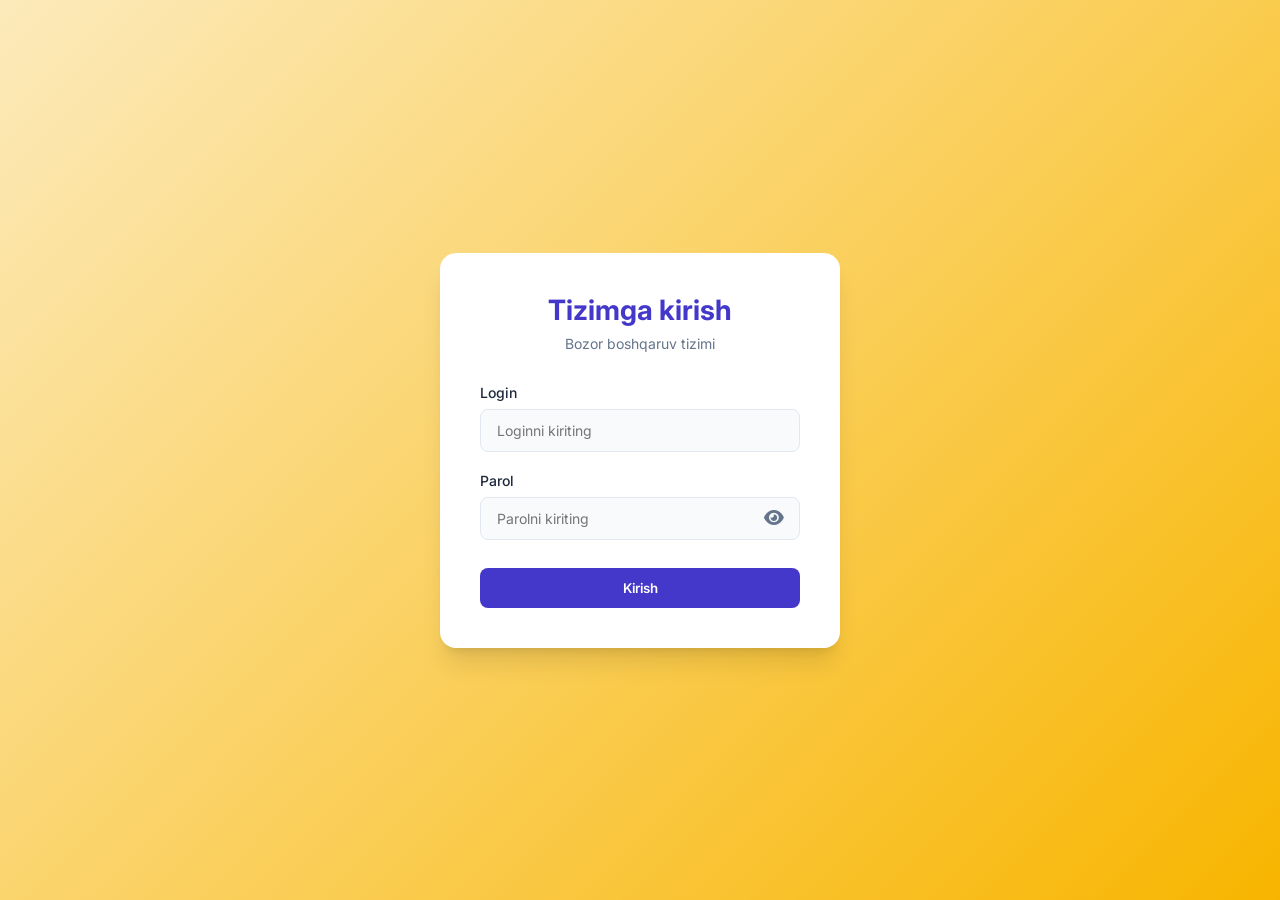
<file: kilo.html>
<!DOCTYPE html>
<html lang="uz">

<head>
    <meta charset="UTF-8">
    <meta name="viewport" content="width=device-width, initial-scale=1.0">
    <title>Bozor Boshqaruv Tizimi</title>
    <link href="https://fonts.googleapis.com/css2?family=Inter:wght@300;400;500;600;700&display=swap" rel="stylesheet">
    <link href="https://cdnjs.cloudflare.com/ajax/libs/font-awesome/6.0.0/css/all.min.css" rel="stylesheet">
    <style>
        :root {
            --primary: #4338ca;
            --primary-hover: #3730a3;
            --secondary: #0f172a;
            --bg-color: #f1f5f9;
            --card-bg: #ffffff;
            --text-main: #1e293b;
            --text-muted: #64748b;
            --success: #10b981;
            --danger: #ef4444;
            --warning: #f59e0b;
            --border: #e2e8f0;
            --shadow-sm: 0 1px 2px 0 rgb(0 0 0 / 0.05);
            --shadow-md: 0 4px 6px -1px rgb(0 0 0 / 0.1), 0 2px 4px -2px rgb(0 0 0 / 0.1);
            --shadow-lg: 0 10px 15px -3px rgb(0 0 0 / 0.1), 0 4px 6px -4px rgb(0 0 0 / 0.1);
            --radius-md: 0.5rem;
            --radius-lg: 1rem;
        }

        body.dark-mode {
            --bg-color: #0f172a;
            --card-bg: #1e293b;
            --text-main: #f8fafc;
            --text-muted: #94a3b8;
            --border: #334155;
            --secondary: #020617;
        }

        * {
            margin: 0;
            padding: 0;
            box-sizing: border-box;
            font-family: 'Inter', sans-serif;
        }

        body {
            background-color: var(--bg-color);
            color: var(--text-main);
            min-height: 100vh;
            display: flex;
        }

        /* Utils */
        .hidden {
            display: none !important;
        }

        .flex {
            display: flex;
        }

        .items-center {
            align-items: center;
        }

        .justify-between {
            justify-content: space-between;
        }

        .justify-center {
            justify-content: center;
        }

        .grid {
            display: grid;
        }

        .gap-4 {
            gap: 1rem;
        }

        .gap-6 {
            gap: 1.5rem;
        }

        button {
            cursor: pointer;
            border: none;
            background: none;
            font-family: inherit;
        }

        input,
        select {
            font-family: inherit;
        }

        /* Modals and Overlays */
        .overlay {
            position: fixed;
            top: 0;
            left: 0;
            right: 0;
            bottom: 0;
            background: rgba(15, 23, 42, 0.6);
            backdrop-filter: blur(4px);
            z-index: 50;
            display: flex;
            align-items: center;
            justify-content: center;
        }

        /* Login Screen with new colors */
        #login-overlay {
            background: linear-gradient(135deg, #fceabb 0%, #f8b500 100%);
            animation: fadeIn 0.4s ease-out;
        }

        .login-card {
            background: var(--card-bg);
            padding: 2.5rem;
            border-radius: var(--radius-lg);
            width: 100%;
            max-width: 400px;
            box-shadow: 0 20px 25px -5px rgb(0 0 0 / 0.1), 0 8px 10px -6px rgb(0 0 0 / 0.1);
            animation: slideUp 0.4s ease-out;
        }

        .login-card h1 {
            font-size: 1.75rem;
            font-weight: 700;
            margin-bottom: 0.5rem;
            text-align: center;
            color: var(--primary);
        }

        .login-card p {
            color: var(--text-muted);
            text-align: center;
            margin-bottom: 2rem;
            font-size: 0.875rem;
        }

        .form-group {
            margin-bottom: 1.25rem;
            position: relative;
        }

        .form-label {
            display: block;
            font-size: 0.875rem;
            font-weight: 500;
            margin-bottom: 0.5rem;
            color: var(--text-main);
        }

        .form-input {
            width: 100%;
            padding: 0.75rem 1rem;
            border: 1px solid var(--border);
            border-radius: var(--radius-md);
            outline: none;
            transition: border-color 0.2s, box-shadow 0.2s;
            font-size: 0.875rem;
            background-color: #f8fafc;
        }

        .form-input:focus {
            border-color: var(--primary);
            box-shadow: 0 0 0 3px rgba(67, 56, 202, 0.15);
            background-color: #fff;
        }

        .password-container {
            position: relative;
        }

        .toggle-password {
            position: absolute;
            right: 1rem;
            top: 50%;
            transform: translateY(-50%);
            color: var(--text-muted);
            cursor: pointer;
            transition: color 0.2s;
            font-size: 1.1rem;
        }

        .toggle-password:hover {
            color: var(--primary);
        }

        .btn-primary {
            background-color: var(--primary);
            color: white;
            padding: 0.75rem 1.5rem;
            border-radius: var(--radius-md);
            font-weight: 600;
            width: 100%;
            transition: background-color 0.2s, transform 0.1s;
        }

        .btn-primary:hover {
            background-color: var(--primary-hover);
        }

        .btn-primary:active {
            transform: scale(0.98);
        }

        .btn-danger {
            background-color: var(--danger);
            color: white;
            padding: 0.5rem 1rem;
            border-radius: var(--radius-md);
            font-weight: 500;
            font-size: 0.875rem;
            transition: background-color 0.2s;
        }

        .btn-danger:hover {
            background-color: #dc2626;
        }

        .btn-success {
            background-color: var(--success);
            color: white;
            padding: 0.5rem 1rem;
            border-radius: var(--radius-md);
            font-weight: 500;
            font-size: 0.875rem;
        }

        .btn-success:hover {
            background-color: #059669;
        }

        .error-msg {
            background-color: rgba(239, 68, 68, 0.1);
            color: var(--danger);
            padding: 0.75rem;
            border-radius: var(--radius-md);
            font-size: 0.875rem;
            margin-top: 1rem;
            text-align: center;
        }

        /* App Layout */
        .sidebar {
            width: 280px;
            background-color: var(--secondary);
            color: white;
            flex-shrink: 0;
            display: flex;
            flex-direction: column;
            transition: transform 0.3s;
        }

        .sidebar-header {
            padding: 1.5rem;
            border-bottom: 1px solid rgba(255, 255, 255, 0.1);
            display: flex;
            align-items: center;
            gap: 1rem;
        }

        .sidebar-header i {
            font-size: 1.5rem;
            color: #818cf8;
        }

        .sidebar-header h2 {
            font-size: 1.25rem;
            font-weight: 600;
        }

        .nav-menu {
            padding: 1rem 0;
            flex-grow: 1;
        }

        .nav-item {
            padding: 0.75rem 1.5rem;
            display: flex;
            align-items: center;
            gap: 0.75rem;
            color: #cbd5e1;
            transition: all 0.2s;
            border-left: 3px solid transparent;
            width: 100%;
            text-align: left;
        }

        .nav-item:hover {
            background-color: rgba(255, 255, 255, 0.05);
            color: white;
        }

        .nav-item.active {
            background-color: rgba(255, 255, 255, 0.1);
            color: white;
            border-left-color: #818cf8;
        }

        /* Mobil qurilmalar uchun hover → active o'zgartirish */
        @media (hover: hover) {
            .place-card:hover .place-card-actions {
                opacity: 1;
            }

            .cat-card:hover {
                transform: translateY(-5px);
                box-shadow: var(--shadow-lg);
                border-color: var(--primary);
            }

            .table tbody tr:hover {
                background-color: #f8fafc;
            }

            .nav-item:hover {
                background-color: rgba(255, 255, 255, 0.05);
                color: white;
            }

            .icon-btn.edit:hover {
                background: #c7d2fe;
            }

            .icon-btn.del:hover {
                background: #fecaca;
            }

            .btn-primary:hover {
                background-color: var(--primary-hover);
            }

            .place-card.active-place:hover {
                transform: translateY(-5px);
                box-shadow: var(--shadow-lg);
            }
        }

        /* Mobil qurilmalar uchun - barcha elementlar doimiy ko'rinishda */
        @media (hover: none) and (pointer: coarse) {
            .place-card-actions {
                opacity: 1 !important;
            }

            .cat-card {
                -webkit-tap-highlight-color: transparent;
                transform: translateY(-5px);
                box-shadow: var(--shadow-lg);
                border-color: var(--primary);
            }

            .table tbody tr {
                background-color: #f8fafc;
            }

            .nav-item {
                background-color: rgba(255, 255, 255, 0.05);
                color: white;
            }

            .icon-btn.edit {
                background: #c7d2fe;
            }

            .icon-btn.del {
                background: #fecaca;
            }

            .btn-primary {
                background-color: var(--primary-hover);
            }

            .place-card.active-place {
                transform: translateY(-5px);
                box-shadow: var(--shadow-lg);
            }
        }

        .user-panel {
            padding: 1.5rem;
            border-top: 1px solid rgba(255, 255, 255, 0.1);
            display: flex;
            align-items: center;
            justify-content: space-between;
        }

        .user-info {
            display: flex;
            align-items: center;
            gap: 0.75rem;
        }

        .user-avatar {
            width: 36px;
            height: 36px;
            background-color: #818cf8;
            border-radius: 50%;
            display: flex;
            align-items: center;
            justify-content: center;
            font-weight: 600;
            color: white;
        }

        .user-role {
            font-size: 0.875rem;
            color: #cbd5e1;
        }

        .logout-btn {
            color: #cbd5e1;
            padding: 0.5rem;
            border-radius: var(--radius-md);
            transition: all 0.2s;
        }

        .logout-btn:hover {
            color: white;
            background-color: rgba(239, 68, 68, 0.4);
        }

        .main-content {
            flex-grow: 1;
            display: flex;
            flex-direction: column;
            overflow: hidden;
        }

        .topbar {
            background-color: var(--card-bg);
            height: 70px;
            border-bottom: 1px solid var(--border);
            display: flex;
            align-items: center;
            justify-content: space-between;
            padding: 0 2rem;
            box-shadow: var(--shadow-sm);
        }

        .topbar h1 {
            font-size: 1.25rem;
            font-weight: 600;
        }

        .badge-role {
            background-color: #e0e7ff;
            color: var(--primary);
            padding: 0.25rem 0.75rem;
            border-radius: 9999px;
            font-size: 0.75rem;
            font-weight: 600;
            margin-left: 1rem;
            vertical-align: middle;
        }

        .section-content {
            padding: 2rem;
            overflow-y: auto;
            flex-grow: 1;
        }

        /* Places & Employees Headers */
        .page-header {
            display: flex;
            justify-content: space-between;
            align-items: center;
            margin-bottom: 1.5rem;
            flex-wrap: wrap;
            gap: 1rem;
        }

        .header-actions {
            display: flex;
            gap: 0.5rem;
        }

        /* Tay Joylar Grid */
        .places-grid {
            grid-template-columns: repeat(auto-fill, minmax(220px, 1fr));
        }

        .place-card {
            background-color: var(--card-bg);
            border-radius: var(--radius-lg);
            padding: 1.5rem;
            box-shadow: var(--shadow-md);
            border: 1px solid var(--border);
            text-align: center;
            transition: transform 0.2s, box-shadow 0.2s;
            position: relative;
        }

        .place-card-actions {
            position: absolute;
            top: 0.5rem;
            right: 0.5rem;
            display: flex;
            gap: 0.25rem;
            opacity: 0;
            transition: opacity 0.2s;
        }

        .place-card:hover .place-card-actions {
            opacity: 1;
        }

        .place-card.active-place:hover {
            transform: translateY(-5px);
            box-shadow: var(--shadow-lg);
        }

        .clickable-area {
            cursor: pointer;
        }

        .place-id {
            font-size: 2.5rem;
            font-weight: 700;
            color: var(--text-main);
            margin-bottom: 0.5rem;
        }

        .place-price {
            font-size: 1.125rem;
            color: var(--text-muted);
            font-weight: 500;
            margin-bottom: 1rem;
        }

        .place-owner {
            font-size: 0.9rem;
            color: var(--text-muted);
            margin-bottom: 0.5rem;
        }

        .place-product {
            font-size: 0.875rem;
            color: var(--primary);
            margin-bottom: 0.75rem;
        }

        .place-owner {
            font-size: 0.9rem;
            color: var(--text-muted);
            margin-bottom: 0.5rem;
        }

        .place-product {
            font-size: 0.875rem;
            color: var(--primary);
            margin-bottom: 0.75rem;
        }

        .status-badge {
            display: inline-block;
            padding: 0.25rem 1rem;
            border-radius: 9999px;
            font-size: 0.875rem;
            font-weight: 600;
        }

        .status-paid {
            background-color: #d1fae5;
            color: var(--success);
            border: 1px solid #a7f3d0;
        }

        .status-unpaid {
            background-color: #fee2e2;
            color: var(--danger);
            border: 1px solid #fecaca;
        }

        /* Table */
        .data-table-container {
            background: var(--card-bg);
            border-radius: var(--radius-lg);
            box-shadow: var(--shadow-md);
            overflow: hidden;
            overflow-x: auto;
        }

        .table {
            width: 100%;
            border-collapse: collapse;
            min-width: 500px;
        }

        .table th,
        .table td {
            padding: 1rem 1.5rem;
            text-align: left;
            border-bottom: 1px solid var(--border);
        }

        .table th {
            background-color: #f8fafc;
            font-weight: 600;
            color: var(--text-muted);
            text-transform: uppercase;
            font-size: 0.75rem;
        }

        .table tr:last-child td {
            border-bottom: none;
        }

        .table tbody tr:hover {
            background-color: #f8fafc;
        }

        body.dark-mode .table tbody tr:hover {
            background-color: var(--border);
        }

        /* Action Buttons */
        .icon-btn {
            width: 32px;
            height: 32px;
            border-radius: var(--radius-md);
            display: flex;
            align-items: center;
            justify-content: center;
            transition: background 0.2s;
        }

        .icon-btn.edit {
            color: var(--primary);
            background: #e0e7ff;
        }

        .icon-btn.edit:hover {
            background: #c7d2fe;
        }

        .icon-btn.del {
            color: var(--danger);
            background: #fee2e2;
        }

        .icon-btn.del:hover {
            background: #fecaca;
        }

        /* Dashboard Stats */
        .stats-grid {
            grid-template-columns: repeat(auto-fit, minmax(250px, 1fr));
            margin-bottom: 2rem;
        }

        .stat-card {
            background-color: var(--card-bg);
            border-radius: var(--radius-lg);
            padding: 1.5rem;
            box-shadow: var(--shadow-md);
            display: flex;
            align-items: center;
            gap: 1.5rem;
        }

        .stat-icon {
            width: 60px;
            height: 60px;
            border-radius: 50%;
            display: flex;
            align-items: center;
            justify-content: center;
            font-size: 1.5rem;
        }

        .icon-blue {
            background-color: #e0e7ff;
            color: var(--primary);
        }

        .icon-green {
            background-color: #d1fae5;
            color: var(--success);
        }

        .icon-red {
            background-color: #fee2e2;
            color: var(--danger);
        }

        .stat-info h3 {
            font-size: 0.875rem;
            color: var(--text-muted);
            font-weight: 500;
            margin-bottom: 0.25rem;
        }

        .stat-info p {
            font-size: 1.5rem;
            font-weight: 700;
            color: var(--text-main);
        }

        /* Categories Section */
        .categories-grid {
            grid-template-columns: repeat(auto-fill, minmax(280px, 1fr));
        }

        .cat-card {
            background-color: var(--card-bg);
            border-radius: var(--radius-lg);
            padding: 2rem;
            box-shadow: var(--shadow-md);
            text-align: center;
            cursor: pointer;
            transition: all 0.2s;
            border: 2px solid transparent;
        }

        .cat-card:hover {
            transform: translateY(-5px);
            box-shadow: var(--shadow-lg);
            border-color: var(--primary);
        }

        .cat-icon {
            font-size: 3rem;
            margin-bottom: 1rem;
        }

        .cat-title {
            font-size: 1.25rem;
            font-weight: 600;
            color: var(--text-main);
        }

        /* Modal specific */
        .modal-card {
            background: var(--card-bg);
            border-radius: var(--radius-lg);
            width: 100%;
            max-width: 600px;
            max-height: 90vh;
            display: flex;
            flex-direction: column;
            box-shadow: var(--shadow-lg);
            animation: slideDown 0.3s ease-out;
            margin: 1rem;
        }

        .modal-header {
            padding: 1.5rem;
            border-bottom: 1px solid var(--border);
            display: flex;
            justify-content: space-between;
            align-items: center;
        }

        .modal-header h2 {
            font-size: 1.25rem;
            display: flex;
            align-items: center;
            gap: 0.5rem;
        }

        .close-modal {
            font-size: 1.5rem;
            color: var(--text-muted);
        }

        .close-modal:hover {
            color: var(--danger);
        }

        .modal-body {
            padding: 1.5rem;
            overflow-y: auto;
        }

        /* Pure CSS Chart */
        .chart-box {
            background-color: var(--card-bg);
            border-radius: var(--radius-lg);
            padding: 2rem;
            box-shadow: var(--shadow-md);
            height: 300px;
            display: flex;
            flex-direction: column;
        }

        .chart-area {
            flex-grow: 1;
            display: flex;
            align-items: flex-end;
            justify-content: center;
            gap: 4rem;
            padding-top: 2rem;
            position: relative;
        }

        .chart-col {
            display: flex;
            flex-direction: column;
            align-items: center;
            height: 100%;
            justify-content: flex-end;
            width: 80px;
        }

        .chart-bar {
            width: 100%;
            border-radius: 8px 8px 0 0;
            transition: height 0.5s ease;
            position: relative;
        }

        .chart-bar.paid {
            background: linear-gradient(to top, var(--success), #34d399);
        }

        .chart-bar.unpaid {
            background: linear-gradient(to top, var(--danger), #f87171);
        }

        .chart-val {
            position: absolute;
            top: -25px;
            width: 100%;
            text-align: center;
            font-weight: 600;
            font-size: 0.875rem;
        }

        /* Animations */
        @keyframes fadeIn {
            from {
                opacity: 0;
            }

            to {
                opacity: 1;
            }
        }

        @keyframes slideUp {
            from {
                opacity: 0;
                transform: translateY(20px);
            }

            to {
                opacity: 1;
                transform: translateY(0);
            }
        }

        @keyframes slideDown {
            from {
                opacity: 0;
                transform: translateY(-20px);
            }

            to {
                opacity: 1;
                transform: translateY(0);
            }
        }

        .mobile-only {
            display: none !important;
        }

        @media (max-width: 768px) {
            .mobile-only {
                display: flex !important;
            }

            .sidebar {
                position: fixed;
                bottom: 0;
                left: 0;
                width: 100%;
                height: 65px;
                flex-direction: row;
                z-index: 40;
                background-color: var(--card-bg);
                border-top: 1px solid var(--border);
                box-shadow: 0 -4px 6px -1px rgba(0, 0, 0, 0.05);
                transform: none;
            }

            .sidebar-header,
            .user-panel {
                display: none;
            }

            .nav-menu {
                display: flex;
                flex-direction: row;
                width: 100%;
                padding: 0;
                justify-content: space-around;
                align-items: center;
            }

            .nav-item {
                flex-direction: column;
                padding: 0.5rem 0;
                gap: 0.25rem;
                font-size: 0.65rem;
                border-left: none;
                border-bottom: 3px solid transparent;
                text-align: center;
                justify-content: center;
                color: var(--text-muted);
            }

            .nav-item i {
                font-size: 1.25rem;
                width: auto !important;
            }

            .nav-item:hover {
                background-color: transparent;
                color: var(--primary);
            }

            .nav-item.active {
                background-color: transparent;
                color: var(--primary);
                border-left-color: transparent;
                border-bottom-color: var(--primary);
            }

            .main-content {
                padding-bottom: 65px;
                width: 100%;
            }

            .topbar {
                padding: 0 1rem;
            }

            .section-content {
                padding: 1rem;
            }

            .chart-area {
                gap: 1rem;
                height: 200px;
            }

            .page-header {
                flex-direction: column;
                align-items: flex-start;
                gap: 0.75rem;
            }

            .header-actions {
                width: 100%;
                display: flex;
                flex-wrap: wrap;
                gap: 0.5rem;
            }

            .header-actions button {
                flex: 1;
                font-size: 0.8rem;
                padding: 0.5rem;
                justify-content: center;
                display: flex;
                align-items: center;
                gap: 0.25rem;
            }

            .places-grid,
            .categories-grid {
                grid-template-columns: repeat(auto-fill, minmax(130px, 1fr));
                gap: 1rem;
            }

            .place-id {
                font-size: 1.5rem;
            }

            .place-price {
                font-size: 0.9rem;
            }

            .place-card {
                padding: 1rem;
            }

            .modal-card {
                margin: 0.5rem;
                padding: 0;
            }
        }
    </style>
</head>

<body>

    <!-- Login Overlay -->
    <div id="login-overlay" class="overlay">
        <div class="login-card">
            <h1>Tizimga kirish</h1>
            <p>Bozor boshqaruv tizimi</p>
            <form id="login-form">
                <div class="form-group">
                    <label class="form-label">Login</label>
                    <input type="text" id="username" class="form-input" placeholder="Loginni kiriting"
                        autocomplete="off" required>
                </div>
                <div class="form-group">
                    <label class="form-label">Parol</label>
                    <div class="password-container">
                        <input type="password" id="password" class="form-input" placeholder="Parolni kiriting" required
                            style="padding-right: 2.5rem;">
                        <i class="fas fa-eye toggle-password" id="toggle-password-icon" onclick="togglePassword()"></i>
                    </div>
                </div>
                <button type="submit" class="btn-primary" style="margin-top: 0.5rem;">Kirish</button>
                <div id="login-error" class="error-msg hidden">Login yoki parol noto'g'ri!</div>
            </form>
        </div>
    </div>

    <!-- Main App -->
    <div id="app-container" class="hidden" style="width: 100%; display: flex;">
        <!-- Sidebar -->
        <aside class="sidebar" id="sidebar">
            <div class="sidebar-header">
                <i class="fas fa-store"></i>
                <h2>Bozor Tizimi</h2>
            </div>
            <nav class="nav-menu">
                <button class="nav-item nav-btn active" data-target="tay-joylar">
                    <i class="fas fa-th-large w-6 text-center" style="width: 24px;"></i> Tay Joylar
                </button>
                <button class="nav-item nav-btn" data-target="joylar">
                    <i class="fas fa-layer-group w-6 text-center" style="width: 24px;"></i> Joylar
                </button>
                <button class="nav-item nav-btn" data-target="boshqaruv">
                    <i class="fas fa-chart-pie w-6 text-center" style="width: 24px;"></i> Boshqaruv
                </button>
                <button class="nav-item nav-btn" data-target="xodimlar" id="nav-xodimlar">
                    <i class="fas fa-users w-6 text-center" style="width: 24px;"></i> Xodimlar
                </button>
            </nav>
            <div class="user-panel">
                <div class="user-info">
                    <div class="user-avatar" id="sidebar-avatar">E</div>
                    <div>
                        <div class="user-role" style="color: white; font-weight: 500;" id="sidebar-name">Ega</div>
                        <div class="user-role" style="font-size: 0.75rem;" id="sidebar-role">Administrator</div>
                    </div>
                </div>
                <button class="logout-btn" id="logout-btn" title="Chiqish">
                    <i class="fas fa-sign-out-alt"></i>
                </button>
            </div>
        </aside>

        <!-- Main Content -->
        <main class="main-content">
            <header class="topbar">
                <h1 id="topbar-title">Tay Joylar <span id="user-badge" class="badge-role">Ega</span></h1>
                <div style="display: flex; gap: 0.5rem;">
                    <button class="icon-btn" id="theme-toggle" onclick="toggleTheme()"
                        style="width: 36px; height: 36px; background: var(--border); color: var(--text-main);"
                        title="Rejimni o'zgartirish">
                        <i class="fas fa-moon" id="theme-icon"></i>
                    </button>
                    <button class="mobile-only icon-btn icon-red" onclick="handleLogout()"
                        style="width: 36px; height: 36px;" title="Chiqish">
                        <i class="fas fa-sign-out-alt"></i>
                    </button>
                </div>
            </header>

            <div class="section-content">

                <!-- Tay Joylar Section -->
                <section id="tay-joylar" class="content-section">
                    <div class="page-header">
                        <h2 style="font-size: 1.5rem; font-weight: 600;">Tay Joylar Holati</h2>
                        <div class="header-actions">
                            <button class="btn-success" onclick="openPlaceModal()" id="btn-add-place">
                                <i class="fas fa-plus"></i> Yangi Joy
                            </button>
                            <button class="btn-primary" onclick="resetAllPlaces()" style="background: var(--warning);">
                                <i class="fas fa-sync-alt"></i> Barchasini Yangilash
                            </button>
                        </div>
                    </div>
                    <div class="grid gap-6 places-grid" id="places-container">
                        <!-- Places injected here -->
                    </div>
                </section>

                <!-- Joylar Section -->
                <section id="joylar" class="content-section hidden">
                    <div class="page-header">
                        <h2 style="font-size: 1.5rem; font-weight: 600;">Asosiy Bo'limlar</h2>
                        <p class="text-muted" style="color: var(--text-muted); margin-top: 0.5rem;">Bo'lim ustiga bosib
                            sotuvchilarni ko'ring</p>
                    </div>
                    <div class="grid gap-6 categories-grid" id="categories-container">
                        <!-- Categories injected here -->
                    </div>
                </section>

                <!-- Boshqaruv Section -->
                <section id="boshqaruv" class="content-section hidden">
                    <div class="page-header">
                        <h2 style="font-size: 1.5rem; font-weight: 600;">Moliya va Statistika</h2>
                    </div>

                    <div class="grid gap-6 stats-grid">
                        <div class="stat-card">
                            <div class="stat-icon icon-blue"><i class="fas fa-wallet"></i></div>
                            <div class="stat-info">
                                <h3>Umumiy Tushum</h3>
                                <p id="stat-total">0 so'm</p>
                            </div>
                        </div>
                        <div class="stat-card">
                            <div class="stat-icon icon-green"><i class="fas fa-check-circle"></i></div>
                            <div class="stat-info">
                                <h3>To'langanlar</h3>
                                <p id="stat-paid">0</p>
                            </div>
                        </div>
                        <div class="stat-card">
                            <div class="stat-icon icon-red"><i class="fas fa-times-circle"></i></div>
                            <div class="stat-info">
                                <h3>To'lanmaganlar</h3>
                                <p id="stat-unpaid">0</p>
                            </div>
                        </div>
                    </div>

                    <div class="chart-box">
                        <h3 style="font-weight: 600; margin-bottom: 1rem; color: var(--text-muted);">To'lovlar Foizi
                        </h3>
                        <div class="chart-area">
                            <div class="chart-col">
                                <div class="chart-bar paid" id="bar-paid" style="height: 0%;">
                                    <div class="chart-val" id="val-paid">0%</div>
                                </div>
                                <div class="chart-label" style="margin-top: 1rem;">To'langan</div>
                            </div>
                            <div class="chart-col">
                                <div class="chart-bar unpaid" id="bar-unpaid" style="height: 0%;">
                                    <div class="chart-val" id="val-unpaid">0%</div>
                                </div>
                                <div class="chart-label" style="margin-top: 1rem;">To'lanmagan</div>
                            </div>
                        </div>
                    </div>
                </section>

                <!-- Xodimlar Section -->
                <section id="xodimlar" class="content-section hidden">
                    <div class="page-header">
                        <h2 style="font-size: 1.5rem; font-weight: 600;">Xodimlar Boshqaruvi</h2>
                        <button class="btn-success" onclick="openEmployeeModal()"><i class="fas fa-plus"></i> Yangi
                            xodim</button>
                    </div>

                    <div class="data-table-container">
                        <table class="table">
                            <thead>
                                <tr>
                                    <th># (Tartib)</th>
                                    <th>F.I.SH</th>
                                    <th>Lavozim</th>
                                    <th style="text-align: right;">Amallar</th>
                                </tr>
                            </thead>
                            <tbody id="employees-tbody">
                                <!-- injected -->
                            </tbody>
                        </table>
                    </div>
                </section>

            </div>
        </main>
    </div>

    <!-- Modals -->

    <!-- Sellers Modal -->
    <div id="modal-sellers" class="overlay hidden">
        <div class="modal-card">
            <div class="modal-header" style="flex-wrap: wrap; gap: 1rem;">
                <h2><span id="modal-cat-icon"></span> <span id="modal-cat-title"></span> - Sotuvchilar</h2>
                <div style="display: flex; gap: 0.5rem; align-items: center;">
                    <button class="btn-success" onclick="openSellerForm()" style="padding: 0.5rem;"><i
                            class="fas fa-plus"></i> Joy qo'shish</button>
                    <button class="close-modal" onclick="closeModal('modal-sellers')"><i
                            class="fas fa-times"></i></button>
                </div>
            </div>
            <div class="modal-body"
                style="display: grid; grid-template-columns: repeat(auto-fill, minmax(150px, 1fr)); gap: 1rem;"
                id="modal-sellers-grid">
                <!-- injected -->
            </div>
        </div>
    </div>

    <!-- Seller Form Modal -->
    <div id="modal-seller-form" class="overlay hidden">
        <div class="modal-card" style="max-width: 400px;">
            <div class="modal-header">
                <h2>Joy (Sotuvchi) qo'shish</h2>
                <button class="close-modal" onclick="closeModal('modal-seller-form')"><i
                        class="fas fa-times"></i></button>
            </div>
            <div class="modal-body">
                <form id="seller-form">
                    <input type="hidden" id="seller-category-id">
                    <div class="form-group">
                        <label class="form-label">Joyni tanlang</label>
                        <select id="seller-place" class="form-input" required onchange="onPlaceChange()"></select>
                    </div>
                    <div class="form-group">
                        <label class="form-label">Sotuvchi rasmi (ixtiyoriy)</label>
                        <label style="display:inline-block; padding:0.5rem 1rem; background:var(--primary); color:#fff; border-radius:var(--radius-md); cursor:pointer; font-size:0.875rem;">
                            Rasmni tanlash
                            <input type="file" id="seller-image" accept="image/*" style="display:none;">
                        </label>
                    </div>
                    <input type="hidden" id="seller-name">
                    <button type="submit" class="btn-success" style="width: 100%;">Saqlash</button>
                </form>
            </div>
        </div>
    </div>

    <!-- Employee Form Modal -->
    <div id="modal-employee" class="overlay hidden">
        <div class="modal-card" style="max-width: 400px;">
            <div class="modal-header">
                <h2 id="emp-modal-title">Xodim qo'shish</h2>
                <button class="close-modal" onclick="closeModal('modal-employee')"><i class="fas fa-times"></i></button>
            </div>
            <div class="modal-body">
                <form id="emp-form">
                    <input type="hidden" id="emp-index">
                    <div class="form-group">
                        <label class="form-label">Ism familiya</label>
                        <input type="text" id="emp-name" class="form-input" required>
                    </div>
                    <div class="form-group">
                        <label class="form-label">Lavozim</label>
                        <select id="emp-role" class="form-input" required>
                            <option value="Menejer">Menejer</option>
                            <option value="Kassir">Kassir</option>
                            <option value="Qorovul">Qorovul</option>
                            <option value="Farrosh">Farrosh</option>
                            <option value="Texnik">Texnik</option>
                        </select>
                    </div>
                    <div class="form-group">
                        <label class="form-label">Rasmi (ixtiyoriy)</label>
                        <label style="display:inline-block; padding:0.5rem 1rem; background:var(--primary); color:#fff; border-radius:var(--radius-md); cursor:pointer; font-size:0.875rem;">
                            Rasmni tanlash
                            <input type="file" id="emp-image" accept="image/*" style="display:none;">
                        </label>
                    </div>
                    <button type="submit" class="btn-success" style="width: 100%;">Saqlash</button>
                </form>
            </div>
        </div>
    </div>

    <!-- Tay Joyi Form Modal -->
    <div id="modal-place" class="overlay hidden">
        <div class="modal-card" style="max-width: 350px;">
            <div class="modal-header">
                <h2 id="place-modal-title">Yangi Tay Joyi</h2>
                <button class="close-modal" onclick="closeModal('modal-place')"><i class="fas fa-times"></i></button>
            </div>
            <div class="modal-body">
                <form id="place-form">
                    <input type="hidden" id="place-index">
                    <div class="form-group">
                        <label class="form-label">Narxi (so'm)</label>
                        <input type="number" id="place-price" class="form-input" min="1000" step="1000" required>
                    </div>
                    <!-- Joy egasi ismi avtomatik generatsiya qilinadi, kiritish maydoni olib tashlandi -->
                    <button type="submit" class="btn-success" style="width: 100%;">Saqlash</button>
                </form>
            </div>
        </div>
    </div>

    <script>
        // Data & State
        let currentUser = null; // 'ega' or 'yordamchi'

        const credentials = {
            'ega': { login: 'ega', pass: 'ega123' },
            'yordamchi': { login: 'yordamchi', pass: 'yordamchi123' }
        };

        const categories = [
            { id: 1, title: 'Tovarlar', icon: '🛍️' },
            { id: 2, title: 'Meva va Sabzavotlar', icon: '🍎' },
            { id: 3, title: 'Go\'sht mahsulotlari', icon: '🥩' },
            { id: 4, title: 'Non mahsulotlari', icon: '🥖' },
            { id: 5, title: 'Veterinariya mahsulotlari', icon: '🐶' },
            { id: 6, title: 'Ichimliklar', icon: '🥤' }
        ];

        // Tasodifiy o'zbek ismlari ro'yxati (joy egasi uchun)
        const ownerNames = [
            'Azizbek', 'Sardor', 'Jasur', 'Diyor', 'Shohruh', 'Bekzod', 'Islom',
            'Bobur', 'Jamshid', 'Ulug\'bek', 'Oybek', 'Zafar', 'Baxtiyor',
            'Dilshod', 'Sherzod', 'Shahboz', 'Javohir', 'Abdulloh', 'Mahmud',
            'Shukrullo', 'Jahongir', 'Husniddin', 'Farrux', 'Doniyor'
        ];

        function getRandomOwnerName() {
            const idx = Math.floor(Math.random() * ownerNames.length);
            return ownerNames[idx];
        }

        // Init App
        function initApp() {
            checkDailyReset();
            initTheme();

            const savedUser = localStorage.getItem('bozor_user');
            if (savedUser) {
                loginSuccess(savedUser);
            } else {
                document.getElementById('login-overlay').classList.remove('hidden');
            }

            // Bind events
            document.getElementById('login-form').addEventListener('submit', handleLogin);
            document.getElementById('logout-btn').addEventListener('click', handleLogout);
            document.getElementById('emp-form').addEventListener('submit', saveEmployee);
            document.getElementById('place-form').addEventListener('submit', savePlace);
            document.getElementById('seller-form').addEventListener('submit', saveSeller);

            // Tab Navigation
            document.querySelectorAll('.nav-btn').forEach(btn => {
                btn.addEventListener('click', (e) => {
                    document.querySelectorAll('.nav-btn').forEach(b => b.classList.remove('active'));
                    btn.classList.add('active');

                    const target = btn.getAttribute('data-target');
                    document.querySelectorAll('.content-section').forEach(sec => sec.classList.add('hidden'));
                    document.getElementById(target).classList.remove('hidden');

                    let title = btn.innerText.trim();
                    const roleName = currentUser === 'ega' ? 'Ega' : 'Yordamchi';
                    document.getElementById('topbar-title').innerHTML = `${title} <span class="badge-role">${roleName}</span>`;

                    if (target === 'tay-joylar') renderTayJoylar();
                    if (target === 'boshqaruv') updateStats();
                    if (target === 'joylar') renderCategories();
                    if (target === 'xodimlar') renderEmployees();
                });
            });
        }

        // Theme Logic
        function toggleTheme() {
            const body = document.body;
            body.classList.toggle('dark-mode');
            const icon = document.getElementById('theme-icon');

            if (body.classList.contains('dark-mode')) {
                icon.classList.remove('fa-moon');
                icon.classList.add('fa-sun');
                localStorage.setItem('bozor_theme', 'dark');
            } else {
                icon.classList.remove('fa-sun');
                icon.classList.add('fa-moon');
                localStorage.setItem('bozor_theme', 'light');
            }
        }

        function initTheme() {
            const savedTheme = localStorage.getItem('bozor_theme');
            if (savedTheme === 'dark') {
                document.body.classList.add('dark-mode');
                const icon = document.getElementById('theme-icon');
                if (icon) {
                    icon.classList.remove('fa-moon');
                    icon.classList.add('fa-sun');
                }
            }
        }

        // Parol ko'rsatish toggle
        function togglePassword() {
            const input = document.getElementById('password');
            const icon = document.getElementById('toggle-password-icon');
            if (input.type === 'password') {
                input.type = 'text';
                icon.classList.remove('fa-eye');
                icon.classList.add('fa-eye-slash');
            } else {
                input.type = 'password';
                icon.classList.remove('fa-eye-slash');
                icon.classList.add('fa-eye');
            }
        }

        // Daily Reset Check
        function checkDailyReset() {
            const today = new Date().toISOString().split('T')[0];
            const lastReset = localStorage.getItem('bozor_last_reset');

            if (lastReset !== today) {
                let places = getPlaces();
                places.forEach(p => p.tolandi = false);
                savePlaces(places);
                localStorage.setItem('bozor_last_reset', today);
            }
        }

        function getPlaces() {
            const data = localStorage.getItem('bozor_places');
            if (data) {
                try {
                    const parsed = JSON.parse(data);
                    // Eski yozuvlarni yangi formatga moslashtirish (ownerName qo'shish)
                    let changed = false;
                    parsed.forEach(p => {
                        if (!p.ownerName) {
                            p.ownerName = getRandomOwnerName();
                            changed = true;
                        }
                    });
                    if (changed) {
                        savePlaces(parsed);
                    }
                    return parsed;
                } catch (e) {
                    return initializePlaces();
                }
            }
            return initializePlaces();
        }

        function savePlaces(places) {
            localStorage.setItem('bozor_places', JSON.stringify(places));
        }

        function initializePlaces() {
            const places = [];
            for (let i = 1; i <= 20; i++) {
                places.push({
                    id: i,
                    amount: Math.floor(Math.random() * (20000 - 10000 + 1)) + 10000,
                    tolandi: false,
                    ownerName: getRandomOwnerName()
                });
            }
            savePlaces(places);
            return places;
        }

        // Auth
        function handleLogin(e) {
            e.preventDefault();
            const u = document.getElementById('username').value.trim();
            const p = document.getElementById('password').value.trim();
            const err = document.getElementById('login-error');

            if (u === credentials.ega.login && p === credentials.ega.pass) {
                loginSuccess('ega');
            } else if (u === credentials.yordamchi.login && p === credentials.yordamchi.pass) {
                loginSuccess('yordamchi');
            } else {
                err.classList.remove('hidden');
            }
        }

        function loginSuccess(role) {
            currentUser = role;
            localStorage.setItem('bozor_user', role);

            document.getElementById('login-overlay').classList.add('hidden');
            document.getElementById('app-container').classList.remove('hidden');
            document.getElementById('app-container').style.display = 'flex';

            // UI Adjustments
            const userBadge = document.getElementById('user-badge');
            const sideName = document.getElementById('sidebar-name');
            const sideRole = document.getElementById('sidebar-role');
            const sideAvatar = document.getElementById('sidebar-avatar');
            const navXodimlar = document.getElementById('nav-xodimlar');
            const btnAddPlace = document.getElementById('btn-add-place');

            const roleName = role === 'ega' ? 'Ega' : 'Yordamchi';
            userBadge.innerText = roleName;
            sideName.innerText = roleName;
            sideRole.innerText = role === 'ega' ? 'Administrator' : 'Nazoratchi';
            sideAvatar.innerText = role === 'ega' ? 'E' : 'Y';

            if (role === 'yordamchi') {
                navXodimlar.classList.add('hidden');
                if (btnAddPlace) btnAddPlace.classList.add('hidden');
            } else {
                navXodimlar.classList.remove('hidden');
                if (btnAddPlace) btnAddPlace.classList.remove('hidden');
            }

            document.querySelector('.nav-btn[data-target="tay-joylar"]').click();
            renderTayJoylar();
        }

        function handleLogout() {
            localStorage.removeItem('bozor_user');
            currentUser = null;
            document.getElementById('app-container').classList.add('hidden');
            document.getElementById('app-container').style.display = '';
            document.getElementById('login-overlay').classList.remove('hidden');
            document.getElementById('login-form').reset();
            document.getElementById('login-error').classList.add('hidden');
        }

        // Barcha joylarni to'lanmagan qilish
        function resetAllPlaces() {
            if (confirm("Barcha joylarni To'lanmagan holatiga o'tkazishni tasdiqlaysizmi?")) {
                let places = getPlaces();
                places.forEach(p => p.tolandi = false);
                savePlaces(places);
                renderTayJoylar();
            }
        }

        function getProductTypeForPlace(placeId) {
            const sellers = getSellers();
            const s = sellers.find(x => x.placeId == placeId);
            if (!s) return null;
            const cat = categories.find(c => c.id == s.categoryId);
            return cat ? cat.title : null;
        }

        // Tay Joylar
        function renderTayJoylar() {
            const container = document.getElementById('places-container');
            container.innerHTML = '';
            const places = getPlaces();

            places.forEach((p, index) => {
                const card = document.createElement('div');
                card.className = `place-card ${currentUser === 'ega' ? '' : 'active-place'}`;
                const statusClass = p.tolandi ? 'status-paid' : 'status-unpaid';
                const statusText = p.tolandi ? 'To\'langan' : 'To\'lanmagan';

                const productType = getProductTypeForPlace(p.id);

                let actionsHTML = '';
                if (currentUser === 'ega') {
                    actionsHTML = `
                        <div class="place-card-actions">
                            <button class="icon-btn edit" style="width:24px;height:24px;font-size:12px;" onclick="event.stopPropagation(); editPlace(${index})" title="Tahrirlash"><i class="fas fa-pen"></i></button>
                            <button class="icon-btn del" style="width:24px;height:24px;font-size:12px;" onclick="event.stopPropagation(); deletePlace(${index})" title="O'chirish"><i class="fas fa-trash"></i></button>
                        </div>
                    `;
                }

                card.innerHTML = `
                    ${actionsHTML}
                    <div class="clickable-area" onclick="togglePlace(${p.id})">
                        <div class="place-id">${p.id}</div>
                        <div class="place-price">${p.amount.toLocaleString('uz-UZ')} so'm</div>
                        <div class="place-owner">Joy egasi: ${p.ownerName}</div>
                        ${productType ? `<div class="place-product">Mahsulot turi: ${productType}</div>` : ''}
                        <div class="status-badge ${statusClass}">${statusText}</div>
                    </div>
                `;

                container.appendChild(card);
            });
            updateStats();
        }

        // Tay Joy Action: Click to toggle paid/unpaid
        function togglePlace(id) {
            const places = getPlaces();
            const p = places.find(x => x.id === id);
            if (p) {
                p.tolandi = !p.tolandi;
                savePlaces(places);
                renderTayJoylar();
            }
        }

        function editPlace(index) {
            openPlaceModal(index);
        }

        // Tay Joy Action: Add/Edit - Joy egasi ismi avtomatik generatsiya qilinadi
        function openPlaceModal(index = null) {
            const form = document.getElementById('place-form');
            form.reset();

            if (index !== null) {
                const places = getPlaces();
                const p = places[index];
                document.getElementById('place-modal-title').innerText = `${p.id}-joyni Tahrirlash`;
                document.getElementById('place-index').value = index;
                document.getElementById('place-price').value = p.amount;
            } else {
                document.getElementById('place-modal-title').innerText = 'Yangi Tay Joyi Qo\'shish';
                document.getElementById('place-index').value = '';
            }

            document.getElementById('modal-place').classList.remove('hidden');
        }

        function savePlace(e) {
            e.preventDefault();
            const idxStr = document.getElementById('place-index').value;
            const price = parseInt(document.getElementById('place-price').value);
            
            // Joy egasi ismi har doim avtomatik generatsiya qilinadi
            const owner = getRandomOwnerName();

            let places = getPlaces();

            if (idxStr !== '') {
                const idx = parseInt(idxStr);
                places[idx].amount = price;
                // Tahrirlashda ham yangi tasodifiy ism beriladi
                places[idx].ownerName = owner;
            } else {
                const newId = places.length > 0 ? Math.max(...places.map(p => p.id)) + 1 : 1;
                places.push({
                    id: newId,
                    amount: price,
                    tolandi: false,
                    ownerName: owner
                });
            }

            savePlaces(places);
            closeModal('modal-place');
            renderTayJoylar();
        }

        function deletePlace(index) {
            if (confirm("Rostdan ham ushbu joyni o'chirmoqchimisiz?")) {
                let places = getPlaces();
                const deletedPlaceId = places[index].id;
                places.splice(index, 1);

                let sellers = getSellers();
                let dirtySellers = false;

                const startLen = sellers.length;
                sellers = sellers.filter(s => s.placeId !== deletedPlaceId);
                if (sellers.length !== startLen) dirtySellers = true;

                places.forEach((p, i) => {
                    const oldId = p.id;
                    const newId = i + 1;
                    if (oldId !== newId) {
                        p.id = newId;
                        sellers.forEach(s => {
                            if (s.placeId === oldId) {
                                s.placeId = newId;
                                dirtySellers = true;
                            }
                        });
                    }
                });

                if (dirtySellers) {
                    saveSellers(sellers);
                }
                savePlaces(places);
                renderTayJoylar();
            }
        }

        // Stats & Dashboard
        function updateStats() {
            const places = getPlaces();
            let total = 0;
            let paid = 0;

            places.forEach(p => {
                if (p.tolandi) {
                    total += p.amount;
                    paid++;
                }
            });

            const unpaid = places.length - paid;

            document.getElementById('stat-total').innerText = total.toLocaleString('uz-UZ') + " so'm";
            document.getElementById('stat-paid').innerText = paid;
            document.getElementById('stat-unpaid').innerText = unpaid;

            const totalCount = places.length;
            const pPerc = totalCount ? Math.round((paid / totalCount) * 100) : 0;
            const uPerc = totalCount ? Math.round((unpaid / totalCount) * 100) : 0;

            document.getElementById('bar-paid').style.height = Math.max(8, pPerc) + '%';
            document.getElementById('val-paid').innerText = pPerc + '%';
            document.getElementById('bar-unpaid').style.height = Math.max(8, uPerc) + '%';
            document.getElementById('val-unpaid').innerText = uPerc + '%';
        }

        // Categories
        function renderCategories() {
            const container = document.getElementById('categories-container');
            container.innerHTML = '';

            categories.forEach(c => {
                const card = document.createElement('div');
                card.className = 'cat-card';
                card.innerHTML = `
                    <div class="cat-icon">${c.icon}</div>
                    <div class="cat-title">${c.title}</div>
                `;
                card.addEventListener('click', () => openSellersModal(c));
                container.appendChild(card);
            });
        }

        // Sellers Data Logic
        function getSellers() {
            const s = localStorage.getItem('bozor_sellers');
            return s ? JSON.parse(s) : [];
        }

        function saveSellers(sellers) {
            localStorage.setItem('bozor_sellers', JSON.stringify(sellers));
        }

        function getSellerNameByPlaceId(placeId) {
            const s = getSellers().find(x => x.placeId == placeId);
            return s ? s.name : '';
        }

        // Modal Logic
        function openSellersModal(category) {
            document.getElementById('modal-cat-icon').innerText = category.icon;
            document.getElementById('modal-cat-title').innerText = category.title;
            document.getElementById('modal-sellers').dataset.categoryId = category.id;

            const grid = document.getElementById('modal-sellers-grid');
            grid.innerHTML = '';

            const sellers = getSellers().filter(x => x.categoryId == category.id);
            if (sellers.length === 0) {
                grid.innerHTML = '<div style="grid-column: 1/-1; text-align: center; color: var(--text-muted); padding: 2rem;">Ushbu bo\'limda sotuvchilar yo\'q</div>';
            } else {
                sellers.forEach((seller) => {
                    const avatarSrc = seller.image
                        ? `<img src="${seller.image}" style="width:64px; height:64px; border-radius:50%; object-fit:cover; margin-bottom:0.5rem;">`
                        : `<div style="font-size: 3rem; margin-bottom: 0.5rem; color: var(--text-muted);"><i class="fas fa-user-circle"></i></div>`;

                    const sellerHTML = `
                        <div style="background: var(--card-bg); border-radius: var(--radius-md); padding: 1rem; text-align: center; border: 1px solid var(--border); position: relative;">
                            ${currentUser === 'ega' ? `<button class="icon-btn del" style="position:absolute; top:4px; right:4px; width:24px; height:24px; font-size:12px;" onclick="deleteSeller(${seller.id}, ${category.id})" title="O'chirish"><i class="fas fa-times"></i></button>` : ''}
                            ${avatarSrc}
                            <div style="font-weight: 600; font-size: 0.875rem; margin-bottom: 0.25rem;">${seller.name}</div>
                            <div style="font-size: 0.75rem; color: var(--primary); background: #e0e7ff; padding: 0.1rem 0.5rem; border-radius: 9999px; display: inline-block;">${seller.placeId}-joy</div>
                        </div>
                    `;
                    grid.innerHTML += sellerHTML;
                });
            }

            document.getElementById('modal-sellers').classList.remove('hidden');
        }

        function openSellerForm() {
            const form = document.getElementById('seller-form');
            form.reset();
            const categoryId = document.getElementById('modal-sellers').dataset.categoryId;
            document.getElementById('seller-category-id').value = categoryId;

            const placesSelect = document.getElementById('seller-place');
            placesSelect.innerHTML = '<option value="">Joyni tanlang</option>';
            const places = getPlaces();
            const sellers = getSellers();
            places.forEach(p => {
                const assigned = sellers.find(s => s.placeId == p.id);
                const statusText = assigned ? '(Band)' : '(Bo\'sh)';
                placesSelect.innerHTML += `<option value="${p.id}">${p.id}-joy - ${p.ownerName} ${statusText}</option>`;
            });

            document.getElementById('modal-seller-form').classList.remove('hidden');
        }

        function onPlaceChange() {
            const placeId = document.getElementById('seller-place').value;
            const nameInput = document.getElementById('seller-name');
            if (placeId) {
                const places = getPlaces();
                const p = places.find(x => x.id == placeId);
                nameInput.value = p ? p.ownerName : '';
            } else {
                nameInput.value = '';
            }
        }

        function saveSeller(e) {
            e.preventDefault();
            const categoryId = document.getElementById('seller-category-id').value;
            const placeId = document.getElementById('seller-place').value;
            const name = document.getElementById('seller-name').value;
            const fileInput = document.getElementById('seller-image');

            const save = (imgData) => {
                const sellers = getSellers();
                const newId = new Date().getTime();

                const existingIdx = sellers.findIndex(s => s.placeId == placeId);
                if (existingIdx !== -1) {
                    sellers.splice(existingIdx, 1);
                }

                sellers.push({
                    id: newId,
                    categoryId: parseInt(categoryId),
                    placeId: parseInt(placeId),
                    name: name,
                    image: imgData
                });
                saveSellers(sellers);
                closeModal('modal-seller-form');

                const category = categories.find(c => c.id == categoryId);
                openSellersModal(category);
            };

            if (fileInput.files && fileInput.files[0]) {
                const reader = new FileReader();
                reader.onload = (ev) => save(ev.target.result);
                reader.readAsDataURL(fileInput.files[0]);
            } else {
                save(undefined);
            }
        }

        function deleteSeller(sellerId, categoryId) {
            if (confirm("Sotuvchini (joyni) ushbu bo'limdan o'chirishni tasdiqlaysizmi?")) {
                let sellers = getSellers();
                sellers = sellers.filter(s => s.id !== sellerId);
                saveSellers(sellers);
                const category = categories.find(c => c.id == categoryId);
                openSellersModal(category);
            }
        }

        function closeModal(id) {
            document.getElementById(id).classList.add('hidden');
        }

        // Employees
        function getEmployees() {
            const e = localStorage.getItem('bozor_emps');
            if (e) return JSON.parse(e);
            const initial = [
                { id: 1, name: 'Ali Valiyev', role: 'Menejer', image: null },
                { id: 2, name: 'Olima Turova', role: 'Kassir', image: null }
            ];
            localStorage.setItem('bozor_emps', JSON.stringify(initial));
            return initial;
        }

        function saveEmployees(emps) {
            localStorage.setItem('bozor_emps', JSON.stringify(emps));
        }

        function renderEmployees() {
            const tbody = document.getElementById('employees-tbody');
            tbody.innerHTML = '';
            const emps = getEmployees();

            emps.forEach((emp, index) => {
                const tr = document.createElement('tr');
                const imgHtml = emp.image
                    ? `<img src="${emp.image}" style="width:32px; height:32px; border-radius:50%; object-fit:cover; margin-right:8px; vertical-align:middle;">`
                    : `<i class="fas fa-user-circle" style="font-size:32px; color:var(--text-muted); margin-right:8px; vertical-align:middle;"></i>`;

                tr.innerHTML = `
                    <td style="font-weight: 500;">${emp.id}</td>
                    <td style="display: flex; align-items: center;">${imgHtml} <span style="font-weight: 500;">${emp.name}</span></td>
                    <td><span class="badge-role">${emp.role}</span></td>
                    <td>
                        <div class="flex gap-4" style="justify-content: flex-end; gap:0.5rem;">
                            <button class="icon-btn edit" onclick="editEmp(${index})"><i class="fas fa-pen"></i></button>
                            <button class="icon-btn del" onclick="deleteEmp(${index})"><i class="fas fa-trash"></i></button>
                        </div>
                    </td>
                `;
                tbody.appendChild(tr);
            });
        }

        function openEmployeeModal(index = null) {
            const form = document.getElementById('emp-form');
            form.reset();

            if (index !== null) {
                const emps = getEmployees();
                const emp = emps[index];
                document.getElementById('emp-modal-title').innerText = 'Xodimni tahrirlash';
                document.getElementById('emp-index').value = index;
                document.getElementById('emp-name').value = emp.name;
                document.getElementById('emp-role').value = emp.role;
            } else {
                document.getElementById('emp-modal-title').innerText = 'Yangi xodim qo\'shish';
                document.getElementById('emp-index').value = '';
            }

            document.getElementById('modal-employee').classList.remove('hidden');
        }

        function saveEmployee(e) {
            e.preventDefault();
            const idxStr = document.getElementById('emp-index').value;
            const name = document.getElementById('emp-name').value;
            const role = document.getElementById('emp-role').value;
            const fileInput = document.getElementById('emp-image');

            const save = (imgData) => {
                const emps = getEmployees();

                if (idxStr !== '') {
                    const idx = parseInt(idxStr);
                    emps[idx].name = name;
                    emps[idx].role = role;
                    if (imgData !== undefined) emps[idx].image = imgData;
                } else {
                    emps.push({ id: 0, name, role, image: imgData });
                }

                emps.forEach((e, i) => e.id = i + 1);

                saveEmployees(emps);
                closeModal('modal-employee');
                renderEmployees();
            };

            if (fileInput.files && fileInput.files[0]) {
                const reader = new FileReader();
                reader.onload = (ev) => save(ev.target.result);
                reader.readAsDataURL(fileInput.files[0]);
            } else {
                save(undefined);
            }
        }

        function editEmp(index) {
            openEmployeeModal(index);
        }

        function deleteEmp(index) {
            if (confirm('Rostdan ham ushbu xodimni o\'chirmoqchimisiz?')) {
                let emps = getEmployees();
                emps.splice(index, 1);
                emps.forEach((e, i) => {
                    e.id = i + 1;
                });
                saveEmployees(emps);
                renderEmployees();
            }
        }

        // Start App
        window.addEventListener('DOMContentLoaded', initApp);

        // Click to close modals when clicking outside modal card
        document.querySelectorAll('.overlay').forEach(overlay => {
            overlay.addEventListener('click', (e) => {
                if (e.target === overlay) {
                    overlay.classList.add('hidden');
                }
            });
        });
    </script>
</body>

</html>
</file>
